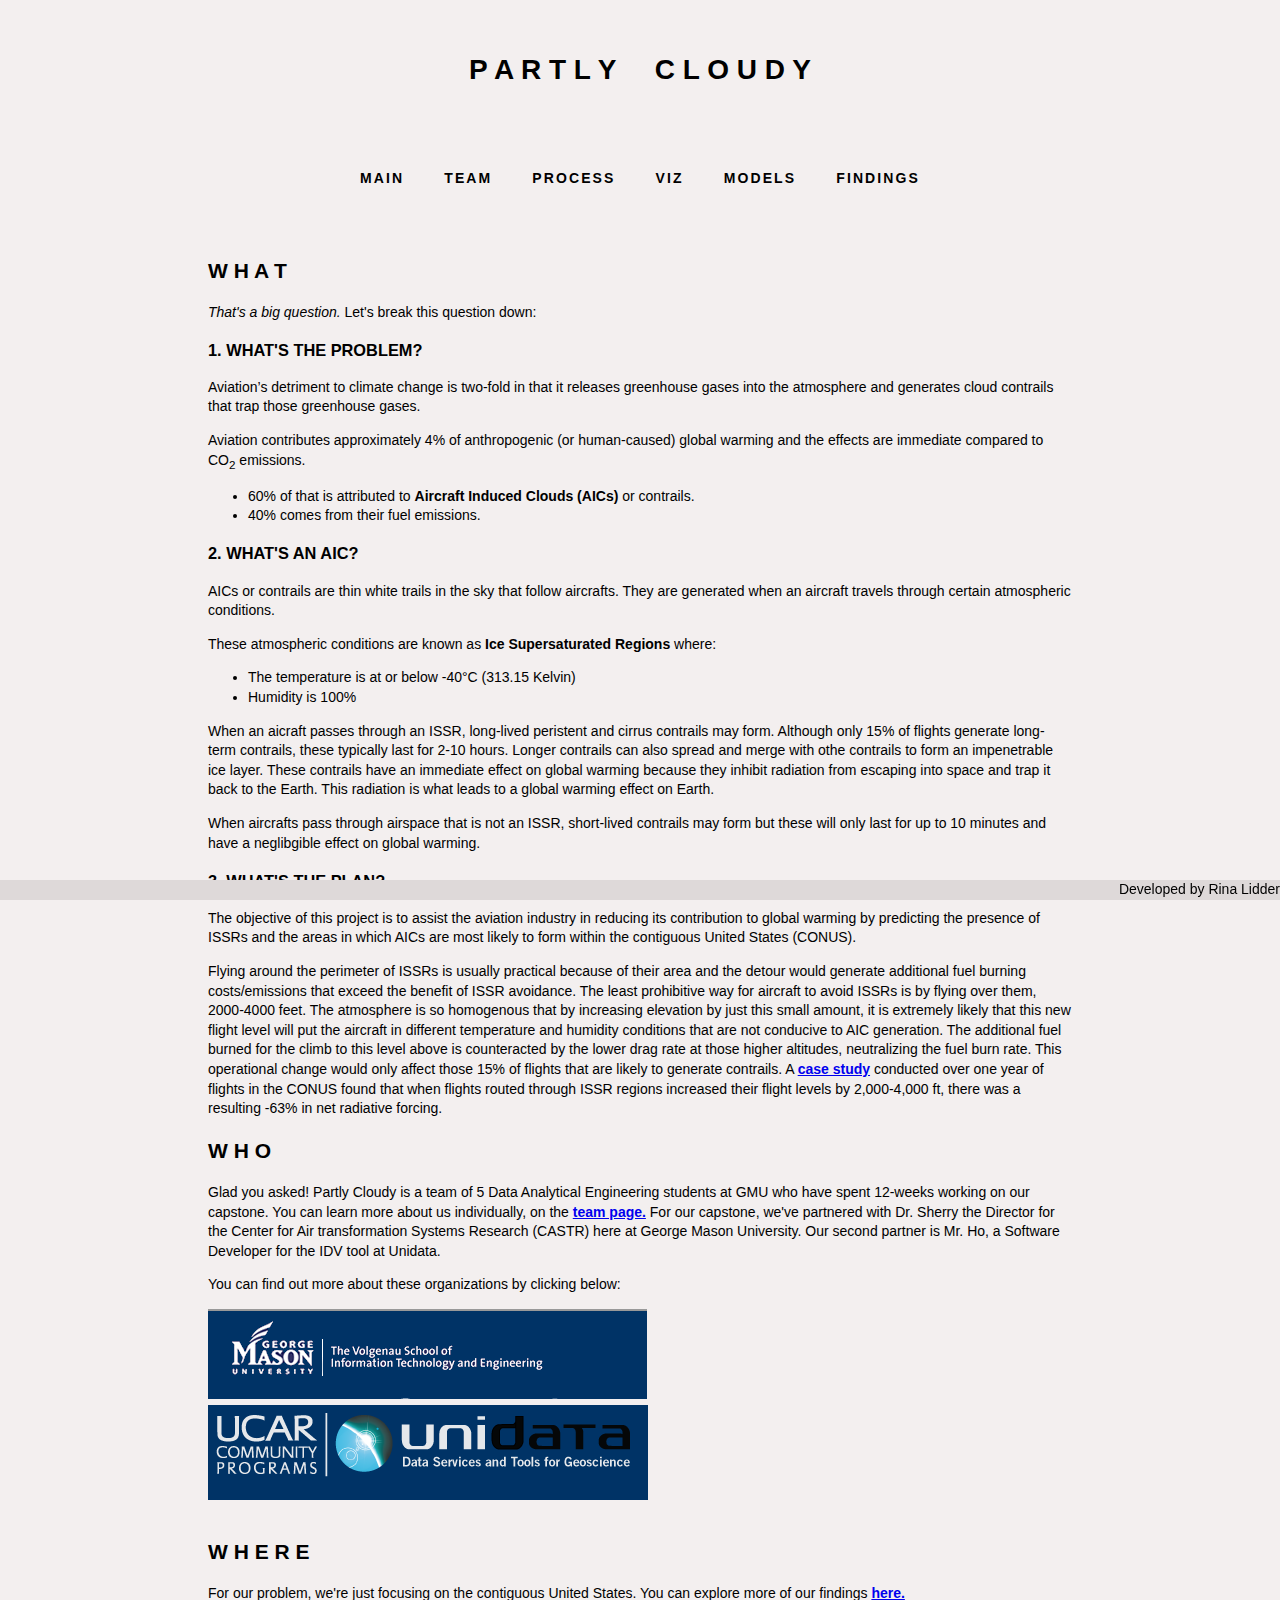
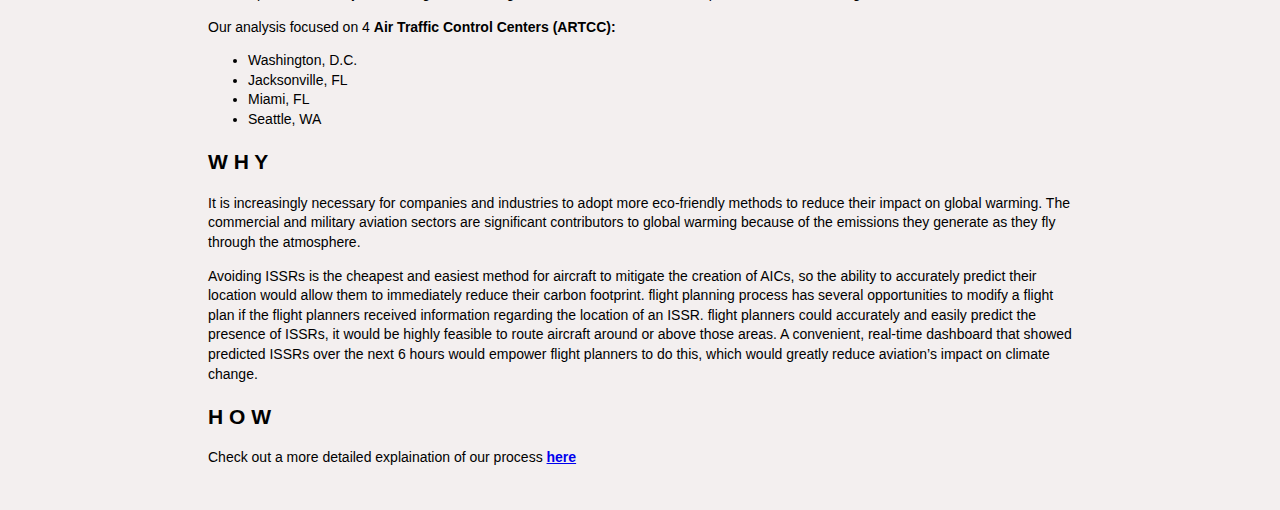
<file: index.html>
<!DOCTYPE html>
<html>
<head>
    <meta charset="utf-8" />
    <title>Partly Cloudy Project | DAEN690</title>
    <script type="text/javascript"
	    src="https://public.tableau.com/javascripts/api/tableau-2.min.js"></script>
    <script type="text/javascript"></script>
    <link rel="stylesheet" href="styles.css">
    <!--http://carlos-r-mendoza.github.io/how-to-add-a-browser-tab-icon-to-your-website-->
    <link rel="shortcut icon" href="images/2601_cloud.ico">
</head>

<body>
    <!--Navigation Section-->
    <div class="top">
    <h1>P A R T L Y &nbsp; &nbsp; C L O U D Y</h1>
    <ul>
        <li><a href="index.html">Main</a></li>
        <li><a href="team.html">Team</a></li>
        <li><a href="process.html">Process</a></li>
        <li><a href="visualization.html">Viz</a></li>
        <li><a href="modeling.html">Models</a></li>
        <li><a href="findings.html">Findings</a></li>
    </ul>
    </div>
    <br>
    <div class="text">
        <h2>W H A T</h2>
        <p> <em>That's a big question.</em> Let's break this question down:</p>
        <h3>1. WHAT'S THE PROBLEM?</h3>
        <p>Aviation’s detriment to climate change is two-fold in that it releases greenhouse gases into the atmosphere and generates cloud contrails that trap those greenhouse gases.</p>
        </p>Aviation contributes approximately 4% of anthropogenic (or human-caused) global warming and the effects are immediate compared to CO<sub>2</sub> emissions.
        <ul>
            <li>60% of that is attributed to <b>Aircraft Induced Clouds (AICs)</b> or contrails.</li>
            <li>40% comes from their fuel emissions.</li>
        </ul>    
        <h3>2. WHAT'S AN AIC?</h3>
        <p>AICs or contrails are thin white trails in the sky that follow aircrafts. They are generated when an aircraft travels through certain atmospheric conditions.</p>
        <p>These atmospheric conditions are known as <strong>Ice Supersaturated Regions</strong> where:
        <ul>
            <li>The temperature is at or below -40°C (313.15 Kelvin)</li>
            <li>Humidity is 100%</li>
        </ul>
        <p>When an aicraft passes through an ISSR, long-lived peristent and cirrus contrails may form. Although only 15% of flights generate long-term contrails, these
            typically last for 2-10 hours. 
            Longer contrails can also spread and merge with othe contrails to form an impenetrable ice layer. These contrails have an immediate effect
            on global warming because they inhibit radiation from escaping into space and trap it back to the Earth. This radiation is what leads to a global warming effect on Earth.
            
        <p>When aircrafts pass through airspace that is not an ISSR, short-lived contrails may form but these will only last for up to 10 minutes and have a neglibgible effect on global warming. </p>
        <h3>3. WHAT'S THE PLAN?</h3>
        <p>The objective of this project is to assist the aviation industry in reducing its contribution to global warming by predicting the presence 
            of ISSRs and the areas in which AICs are most likely to form within the contiguous United States (CONUS).</p>
        
        <P>Flying around the perimeter of ISSRs is usually practical because of their area and the detour would generate additional fuel burning costs/emissions that exceed the benefit of 
            ISSR avoidance. The least prohibitive way for aircraft to avoid ISSRs is by flying over them, 2000-4000 feet. The atmosphere is so homogenous that by increasing elevation by just this small amount, 
            it is extremely likely that this new flight level will put the aircraft in different temperature and humidity conditions that are not conducive to AIC generation. 
            The additional fuel burned for the climb to this level above is counteracted by the lower drag rate at those higher altitudes, neutralizing
            the fuel burn rate. 
            This operational change would only affect those 15% of flights that are likely to generate contrails. A <a href= "https://catsr.vse.gmu.edu/pubs/161Sherr.pdf"><strong>case study</a></strong> conducted over one year of flights in the CONUS found that when flights 
            routed through ISSR regions increased their flight levels by 2,000-4,000 ft, there was a resulting -63% in net radiative forcing.</P>

        <h2>W H O</h2>
        <p>Glad you asked! Partly Cloudy is a team of 5 Data Analytical Engineering students at GMU who have spent 12-weeks working on our
            capstone. You can learn more about us individually, on the <a href="team.html"><strong>team page.</strong></a>
            For our capstone, we've partnered with Dr. Sherry the Director for the Center for Air transformation Systems Research (CASTR)
            here at George Mason University. Our second partner is Mr. Ho, a Software Developer for the IDV tool at Unidata.
        </p>
        <p>You can find out more about these organizations by clicking below:</p>
        <a href="https://catsr.vse.gmu.edu/">
            <img src="images/castr_logo.png">
        </a>
        <!--https://imagecolorpicker.com/ for color https://www.thesitewizard.com/css/create-coloured-box.shtml-->
        <div id="demobox">
            <a href="https://www.unidata.ucar.edu/software/idv/">
                <img src="images/unidata.png">
            </a>
        </div>
        <br>
        <h2> W H E R E</h2>
        <P>For our problem, we're just focusing on the contiguous United States. You can explore more of our findings <a href="findings.html"><strong>here.</strong></a></P>
        <p>Our analysis focused on 4 <strong>Air Traffic Control Centers (ARTCC):</strong></p>
        <ul>
            <li>Washington, D.C.</li>
            <li>Jacksonville, FL</li>
            <li>Miami, FL</li>
            <li>Seattle, WA</li>
        </ul>
    <h2>W H Y</h2>
    <p>It is increasingly necessary for companies and industries to adopt more eco-friendly methods to reduce their impact on global warming. 
        The commercial and military aviation sectors are significant contributors to global warming because of the emissions they generate as they fly through the atmosphere. </p>

    <p>Avoiding ISSRs is the cheapest and easiest method for aircraft to mitigate the creation of AICs, so the ability to accurately predict their location would allow them to immediately reduce their carbon footprint. 
         flight planning process has several opportunities to modify a flight plan if the flight planners received information regarding the location of an ISSR.  
          flight planners could accurately and easily predict the presence of ISSRs, it would be highly feasible to route aircraft around or above those areas. 
          A convenient, real-time dashboard that showed predicted ISSRs over the next 6 hours would empower flight planners to do this, which would greatly reduce aviation’s impact on climate change. </p>
    <h2>H O W</h2>    
    <p>Check out a more detailed explaination of our process <a href="process.html"><strong>here</strong></a></p>
    <br>
    </div>
    <div class="footer">Developed by Rina Lidder</div>
</body>
</html>
</file>
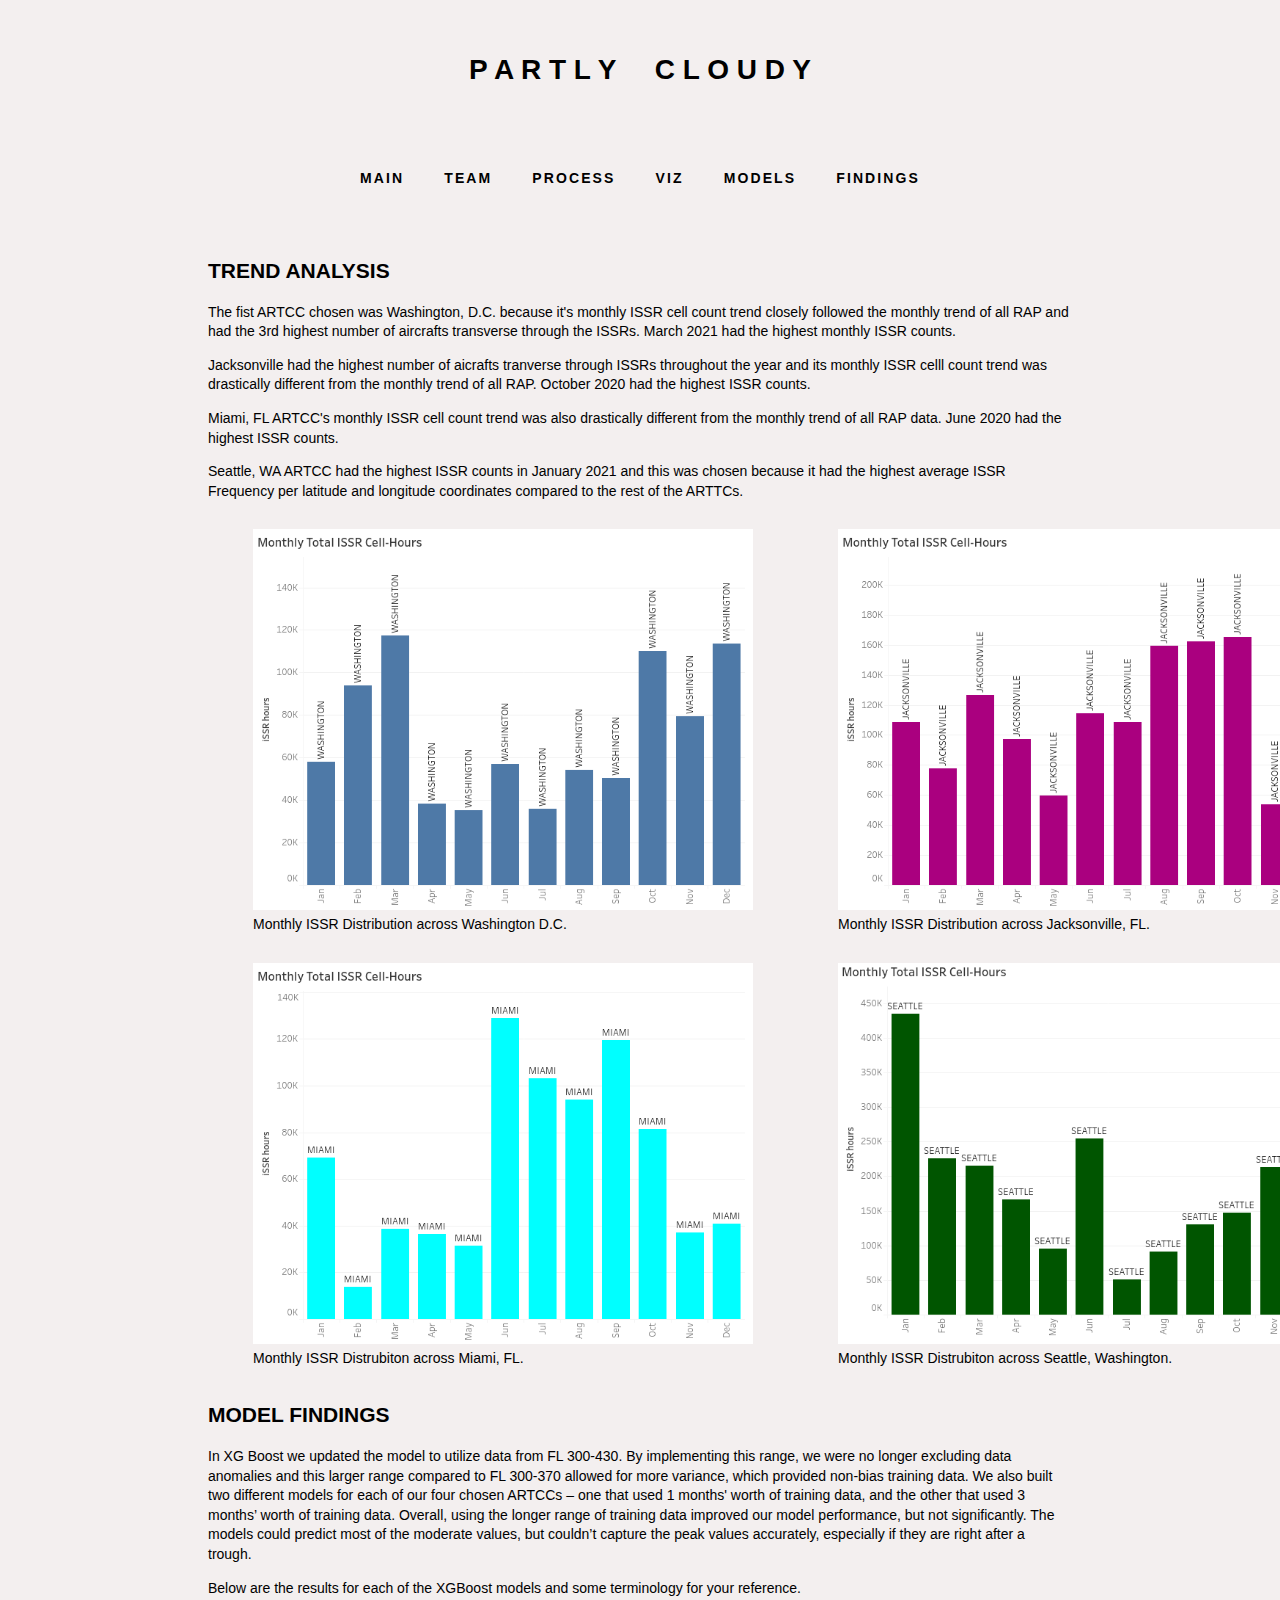
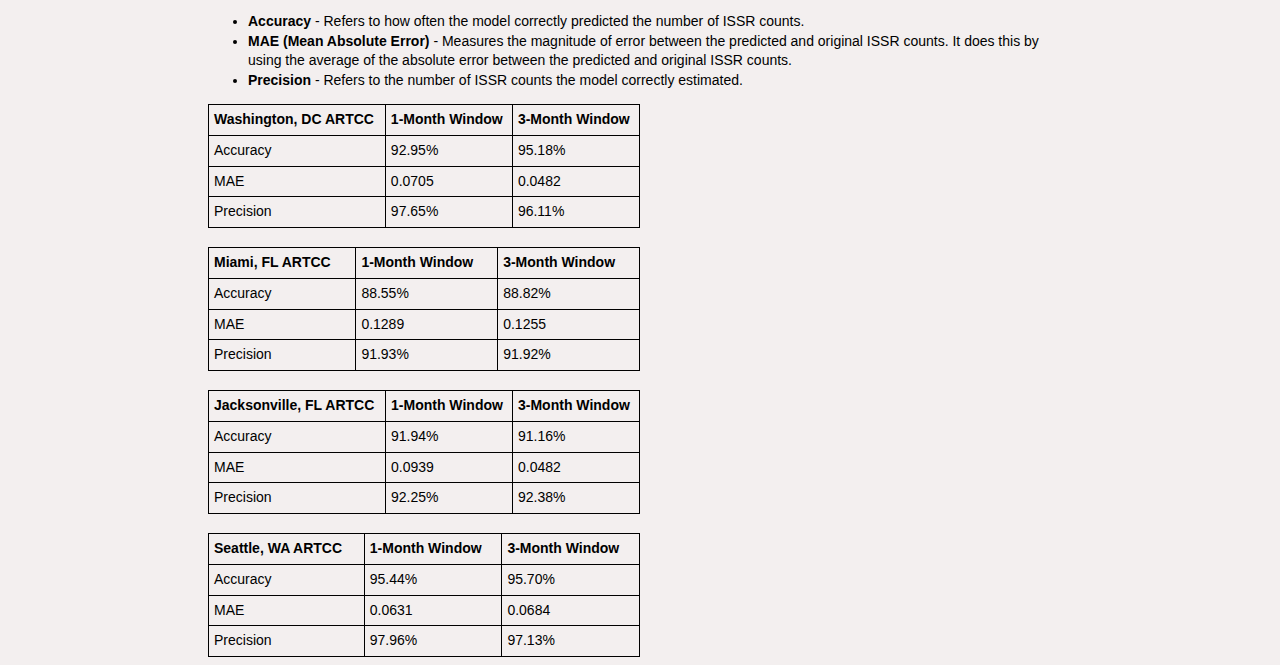
<file: findings.html>
<!DOCTYPE html>
<html>
<head>
    <meta charset="utf-8" />
    <title>Partly Cloudy Project | Findings</title>
    <script type="text/javascript"
	    src="https://public.tableau.com/javascripts/api/tableau-2.min.js"></script>
    <script type="text/javascript"></script>
    <link rel="stylesheet" href="styles.css">
    <!--http://carlos-r-mendoza.github.io/how-to-add-a-browser-tab-icon-to-your-website-->
    <link rel="shortcut icon" href="images/2601_cloud.ico">
</head>

<body>
    <!--Navigation Section-->
    <div class="top">
    <h1>P A R T L Y &nbsp; &nbsp; C L O U D Y</h1>
    <ul>
        <li><a href="index.html">Main</a></li>
        <li><a href="team.html">Team</a></li>
        <li><a href="process.html">Process</a></li>
        <li><a href="visualization.html">Viz</a></li>
        <li><a href="modeling.html">Models</a></li>
        <li><a href="findings.html">Findings</a></li>
    </ul>
    </div>
    <br>
    <div class ="text">
    <h2>TREND ANALYSIS</h2>
    <p>The fist ARTCC chosen was Washington, D.C. because it's monthly ISSR cell count trend closely followed the monthly trend
        of all RAP and had the 3rd highest number of aircrafts transverse through the ISSRs. March 2021 had the highest monthly ISSR counts.
    </p>
    <p>Jacksonville had the highest number of aicrafts tranverse through ISSRs throughout the year and its monthly ISSR celll count trend
        was drastically different from the monthly trend of all RAP. October 2020 had the highest ISSR counts.
    </p>
    <p>Miami, FL ARTCC's monthly ISSR cell count trend was also drastically different from the monthly trend of all RAP data. June 2020 had 
        the highest ISSR counts.
    </p>
    <p>Seattle, WA ARTCC had the highest ISSR counts in January 2021 and this was chosen because it had the highest average ISSR Frequency per latitude and longitude coordinates
        compared to the rest of the ARTTCs.</p>
    <div class="row1">
        <div class="column">
            <figure>
                <img src="images/DC_Monthly.png", width="500">
                <figcaption>Monthly ISSR Distribution across Washington D.C.</figcaption>
            </figure>
        </div>
        <div class="column">
            <figure>
                <img src="images/JCK_Monthly.png", width="500">
                <figcaption>Monthly ISSR Distribution across Jacksonville, FL.</figcaption>
            </figure>
        </div>
    </div>      
    <div class="row2"> 
        <div class="column">
            <figure>
                <img src="images/MIA_Monthly.png", width="500">
                <figcaption>Monthly ISSR Distrubiton across Miami, FL.</figcaption>
            </figure>
        </div>    
        <div class="column">
            <figure>
                <img src="images/SEA_Monthly.png", width="500">
                <figcaption>Monthly ISSR Distrubiton across Seattle, Washington.</figcaption>
            </figure>
        </div> 
    </div>
</div>
    <div class ="text">
    <h2>MODEL FINDINGS</h2>
    <p>In XG Boost we updated the model to utilize data from FL 300-430. By implementing this range, we were no longer excluding data anomalies and this larger range compared to FL 300-370 allowed for more variance, which provided non-bias training data. We also built two different models for each of our four chosen ARTCCs – one that used 1 months' worth of training data, and the other that used 3 months’ worth of training data. Overall, using the longer range of training data improved our model performance, but not significantly. The models could predict most of the moderate values, but couldn’t capture the peak values accurately, especially if they are right after a trough. </p>
    <p>Below are the results for each of the XGBoost models and some terminology for your reference.</p>
    <ul>
        <li><strong>Accuracy</strong> - Refers to how often the model correctly predicted the number of ISSR counts.</li>
        <li><strong>MAE (Mean Absolute Error)</strong> - Measures the magnitude of error between the predicted and original ISSR counts. It does this by using the average of the absolute error between the predicted and original ISSR counts.</li>
        <li><strong>Precision</strong> - Refers to the number of ISSR counts the model correctly estimated.</li>
    </ul>
    <style>
        table, th, td {
          border: 1px solid black;
          border-collapse: collapse;
        }
        th, td {
          padding: 5px;
          text-align: left;    
        }
        </style>
        </head>
        <body>
    <table style="width:50%">
        <tr>
            <th>Washington, DC ARTCC</th>
            <th>1-Month Window</th>
            <th>3-Month Window </th>
          </tr>
          <tr>
            <td>Accuracy</td>
            <td>92.95%</td>
            <td>95.18%</td>
          </tr>
          <tr>
              <td>MAE</td>
            <td>0.0705</td>
            <td>0.0482</td>
          <tr>
              <td>Precision</td>
            <td>97.65%</td>
            <td>96.11%</td>
      </table>
      <br>
      <table style="width:50%">
        <tr>
          <th>Miami, FL ARTCC</th>
          <th>1-Month Window</th>
          <th>3-Month Window </th>
        </tr>
        <tr>
          <td>Accuracy</td>
          <td>88.55%</td>
          <td>88.82%</td>
        </tr>
        <tr>
            <td>MAE</td>
          <td>0.1289</td>
          <td>0.1255</td>
        <tr>
            <td>Precision</td>
          <td>91.93%</td>
          <td>91.92%</td>
      </table>
      <br>
      <table style="width:50%">
        <tr>
          <th>Jacksonville, FL ARTCC</th>
          <th>1-Month Window</th>
          <th>3-Month Window </th>
        </tr>
        <tr>
          <td>Accuracy</td>
          <td>91.94%</td>
          <td>91.16%</td>
        </tr>
        <tr>
            <td>MAE</td>
          <td>0.0939</td>
          <td>0.0482</td>
        <tr>
            <td>Precision</td>
          <td>92.25%</td>
          <td>92.38%</td>
      </table>
      <br>
      <table style="width:50%">
        <tr>
          <th>Seattle, WA ARTCC</th>
          <th>1-Month Window</th>
          <th>3-Month Window </th>
        </tr>
        <tr>
          <td>Accuracy</td>
          <td>95.44%</td>
          <td>95.70%</td>
        </tr>
        <tr>
            <td>MAE</td>
          <td>0.0631</td>
          <td>0.0684</td>
        <tr>
            <td>Precision</td>
          <td>97.96%</td>
          <td>97.13%</td>
      </table>
    </div>
</file>
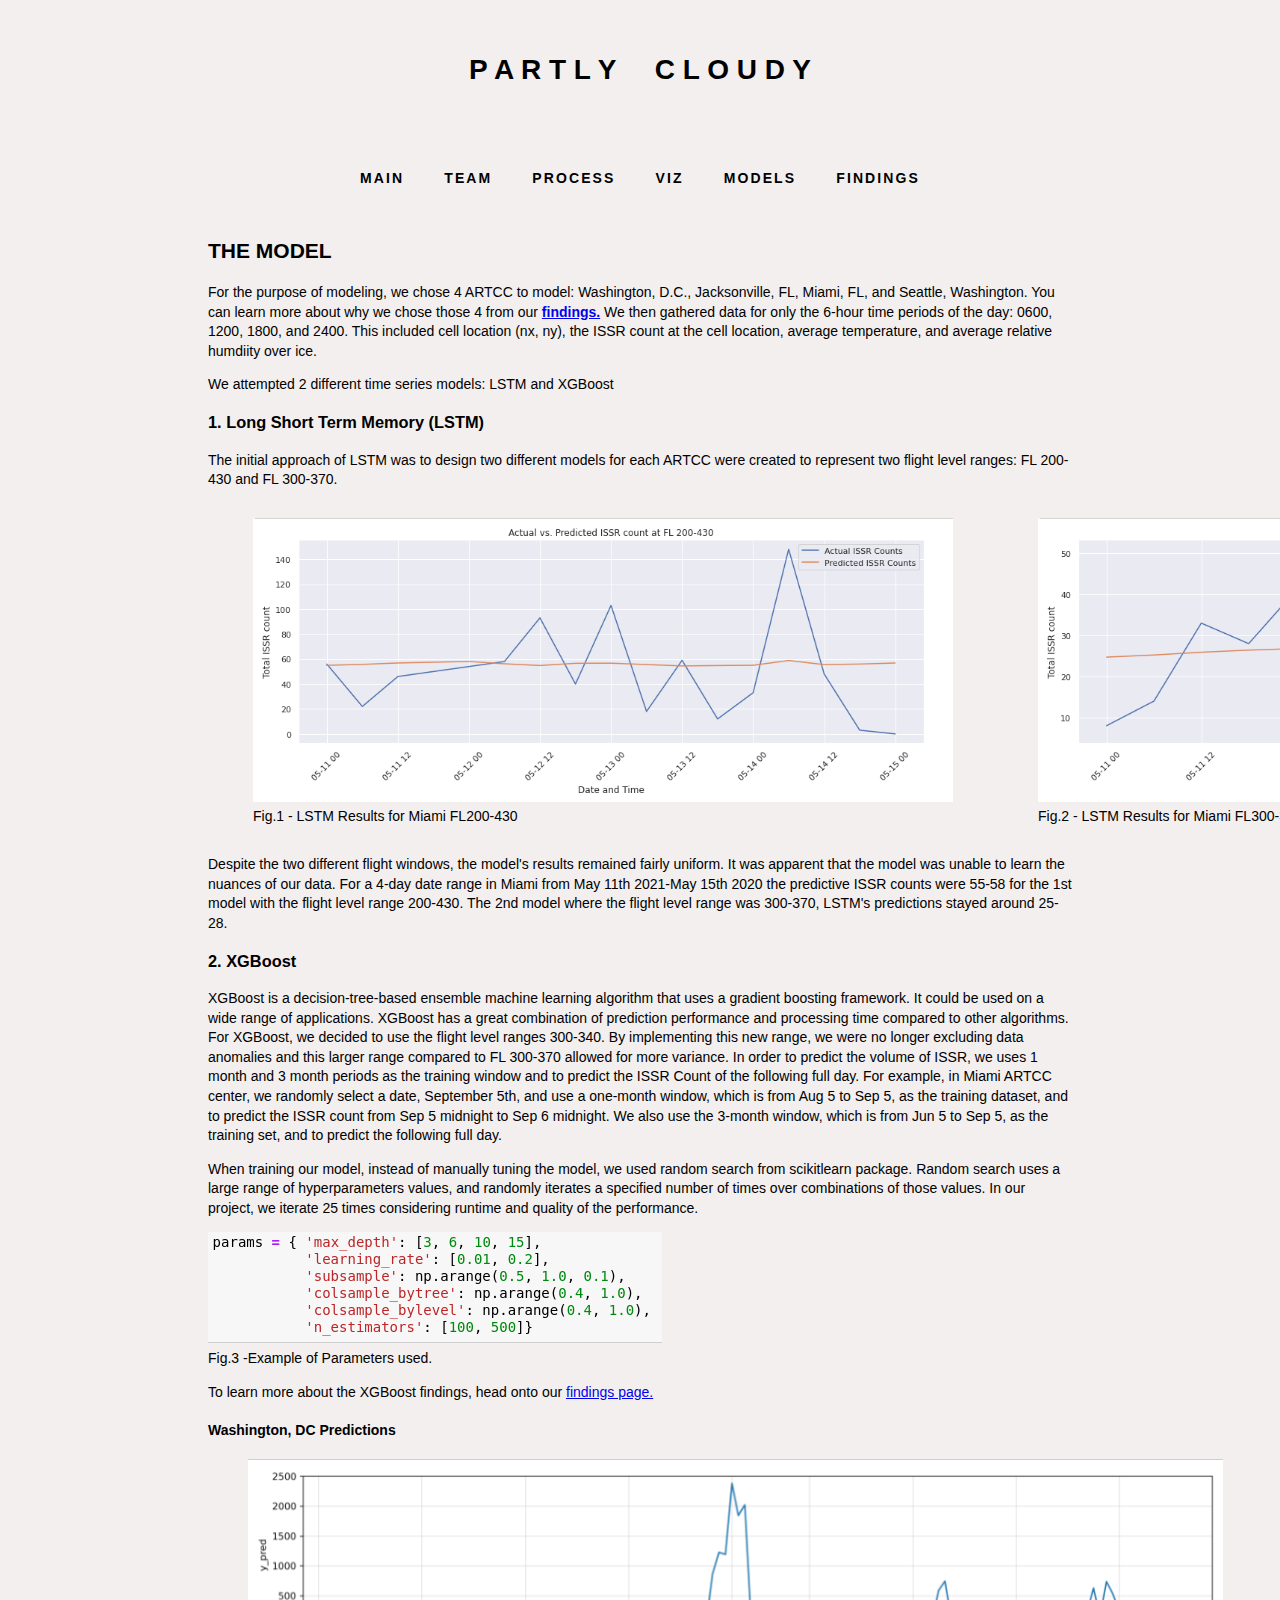
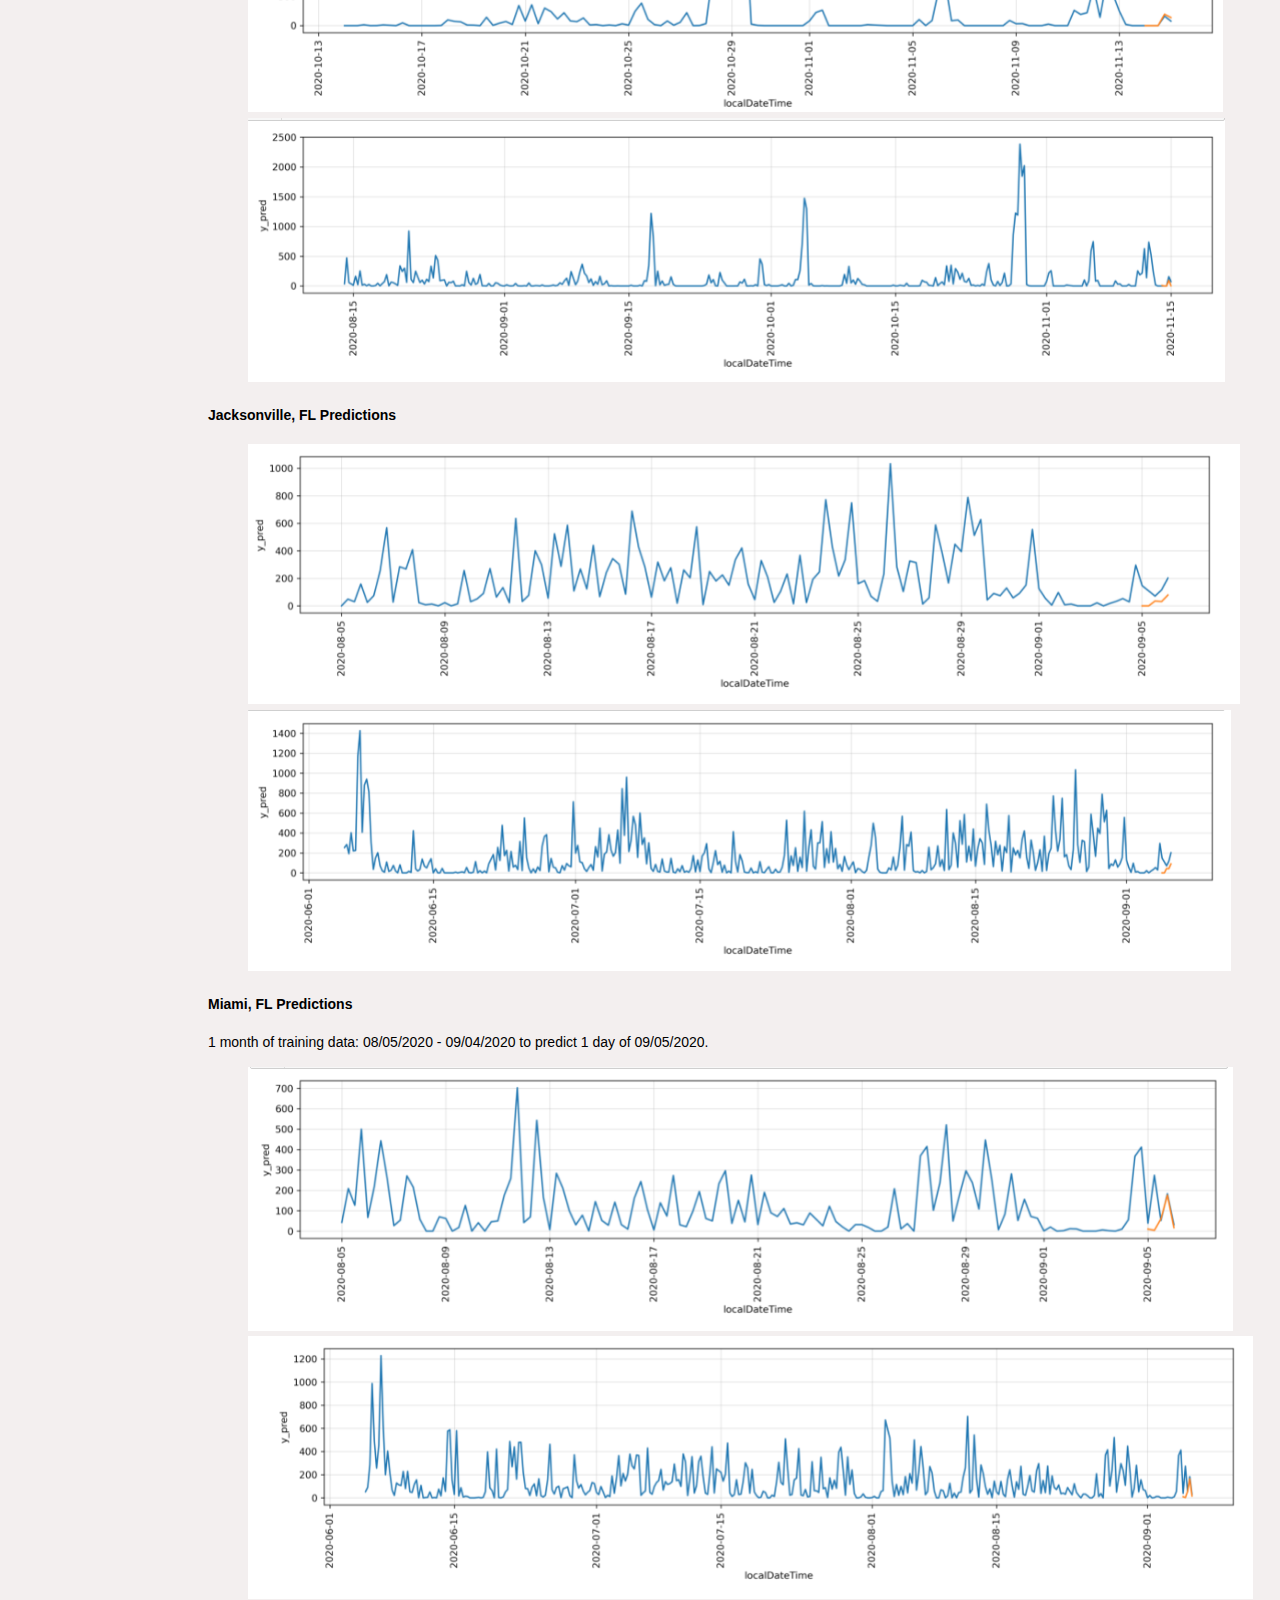
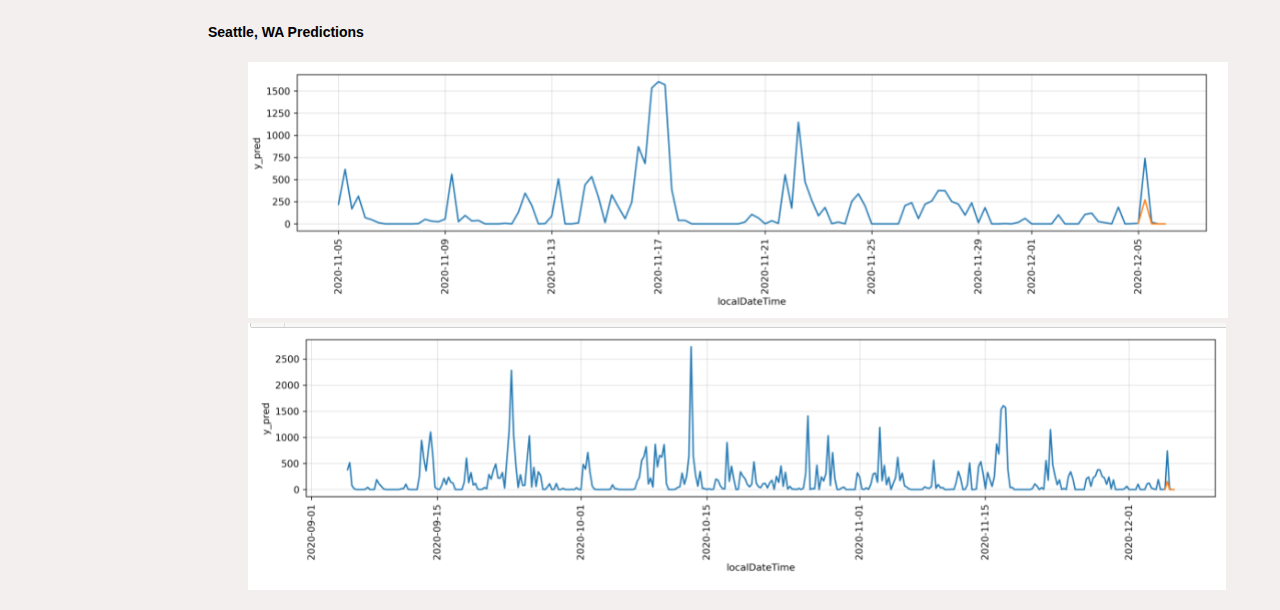
<file: modeling.html>
<!DOCTYPE html>
<html>
<head>
    <meta charset="utf-8" />
    <title>Partly Cloudy Project | Process</title>
    <link rel="stylesheet" href="styles.css">
    <link rel="shortcut icon" href="images/2601_cloud.ico">
</head>
<body>
    <div class="top">
    <h1>P A R T L Y &nbsp; &nbsp; C L O U D Y</h1>
    <ul>
        <li><a href="index.html">Main</a></li>
        <li><a href="team.html">Team</a></li>
        <li><a href="process.html">Process</a></li>
        <li><a href="visualization.html">Viz</a></li>
        <li><a href="modeling.html">Models</a></li>
        <li><a href="findings.html">Findings</a></li>
    </ul>
    </div>
<div class ='modeling'>
    <h2>THE MODEL</h2>
    <p>For the purpose of modeling, we chose 4 ARTCC to model: Washington, D.C., Jacksonville, FL, Miami, FL, and Seattle, Washington.
        You can learn more about why we chose those 4 from our <a href="findings.html"><strong>findings.</strong></a>    
    We then gathered data for only the 6-hour time periods of the day: 0600, 1200, 1800, and 2400. This included cell location (nx, ny),
    the ISSR count at the cell location, average temperature, and average relative humdiity over ice. </p>
    <p>We attempted 2 different time series models: LSTM and XGBoost</p>
    <h3>1. Long Short Term Memory (LSTM)</h3>
    <p>The initial approach of LSTM was to design two different models for each ARTCC were created to represent two flight level ranges:
        FL 200-430 and FL 300-370.</p>

    <div class="row1">
        <div class="column">
        <figure>
                    <img src="images/lstm_results_200430.png", width="700">
                    <figcaption>Fig.1 - LSTM Results for Miami FL200-430</figcaption>
                </figure>
            </div>
            <div class="column">
                <figure>
                    <img src="images/lstm_results_300370.png", width="700">
                    <figcaption>Fig.2 - LSTM Results for Miami FL300-370</figcaption>
                </figure>
            </div>
        </div>        
    <p>Despite the two different flight windows, the model's results remained fairly uniform. It was apparent that the model was unable to
        learn the nuances of our data. For a 4-day date range in Miami from May 11th 2021-May 15th 2020 the predictive ISSR counts were 55-58
        for the 1st model with the flight level range 200-430.
        The 2nd model where the flight level range was 300-370, LSTM's predictions stayed around 25-28.
    </p>
    <h3>2. XGBoost</h3>
    <p> XGBoost is a decision-tree-based ensemble machine learning algorithm that uses a gradient boosting framework. It could be used on a wide range of applications. XGBoost has a great combination of prediction performance and processing time compared to other algorithms.
    
    For XGBoost, we decided to use the flight level ranges 300-340. By implementing this new range, we were no longer excluding data anomalies and this larger range compared to FL 300-370 allowed for more variance.
    In order to predict the volume of ISSR, we uses 1 month and 3 month periods as the training window and to predict the ISSR Count of the following full day. For example, in Miami ARTCC center, we randomly select a date, September 5th, and use a one-month window, which is from Aug 5 to Sep 5, as the training dataset, and to predict the ISSR count from Sep 5 midnight to Sep 6 midnight. We also use the 3-month window, which is from Jun 5 to Sep 5, as the training set, and to predict the following full day.​</p>

    <p>When training our model, instead of manually tuning the model, we used random search from scikitlearn package. Random search uses a large range of hyperparameters values, and randomly iterates a specified number of times over combinations of those values. In our project, we iterate 25 times considering runtime and quality of the performance. 
    </p>
    <img src="images/xgboost_param.png">
    <figcaption>Fig.3 -Example of Parameters used.</figcaption>

    <p>To learn more about the XGBoost findings, head onto our <a href="findings.html">findings page.</a>
    <h4>Washington, DC Predictions</h4>
    <figure>
        <img src="images/dc_1month_plot.png">
        <img src ="images/dc_3month_plot.png">
    </figure>
    <h4>Jacksonville, FL Predictions</h4>
    <figure>
        <img src="images/jacksonville_1month_plot.png">
        <img src="images/jacksonville_3month_plot.png">
    </figure>
    <h4>Miami, FL Predictions</h4>
    <p>1 month of training data: 08/05/2020 - 09/04/2020 to predict 1 day of 09/05/2020.</p>
    <figure>
        <img src="images/miami_1month_plot.png">
        <img src="images/miami_3month_plot.png">
    </figure>
    <h4>Seattle, WA Predictions</h4>
    <p></p>
    <figure>
        <img src="images/seattle_1month_plot.png">
        <img src="images/seattle_3month_plot.png">
    </figure>
</div>
</file>
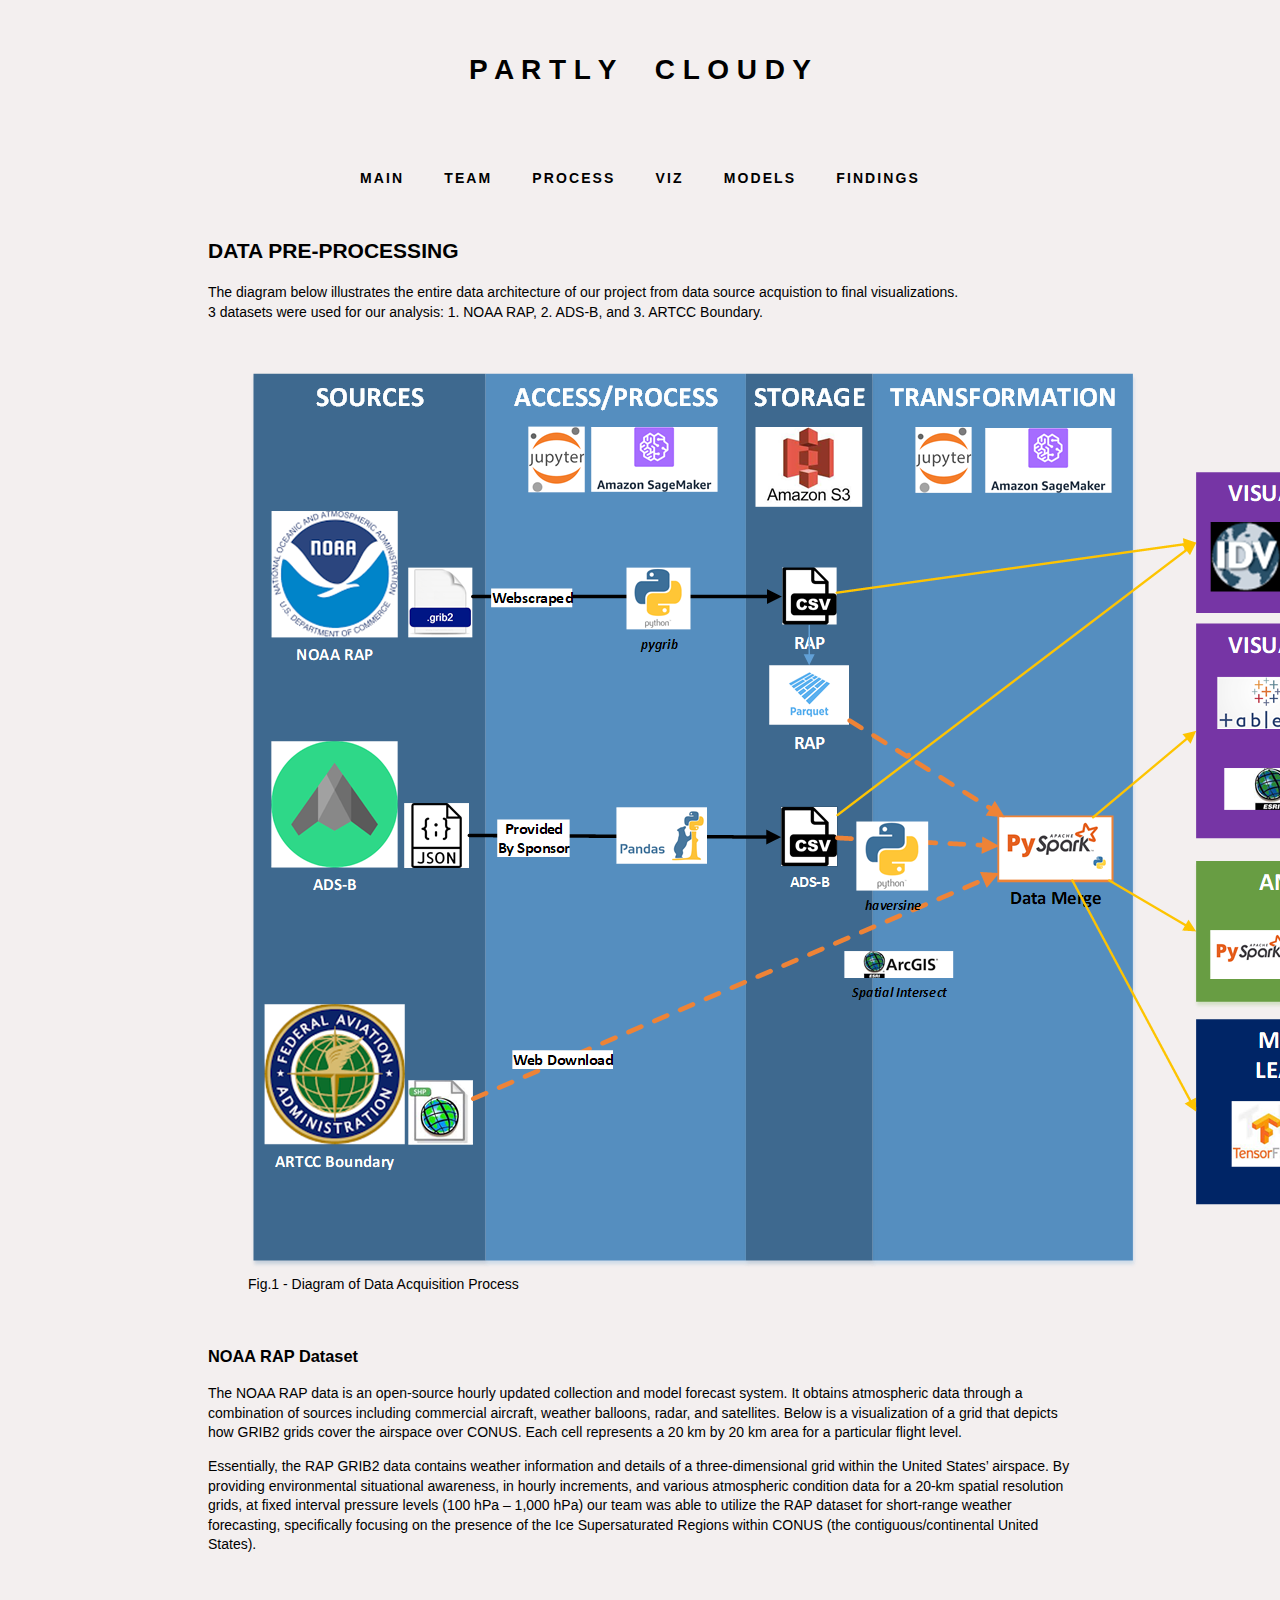
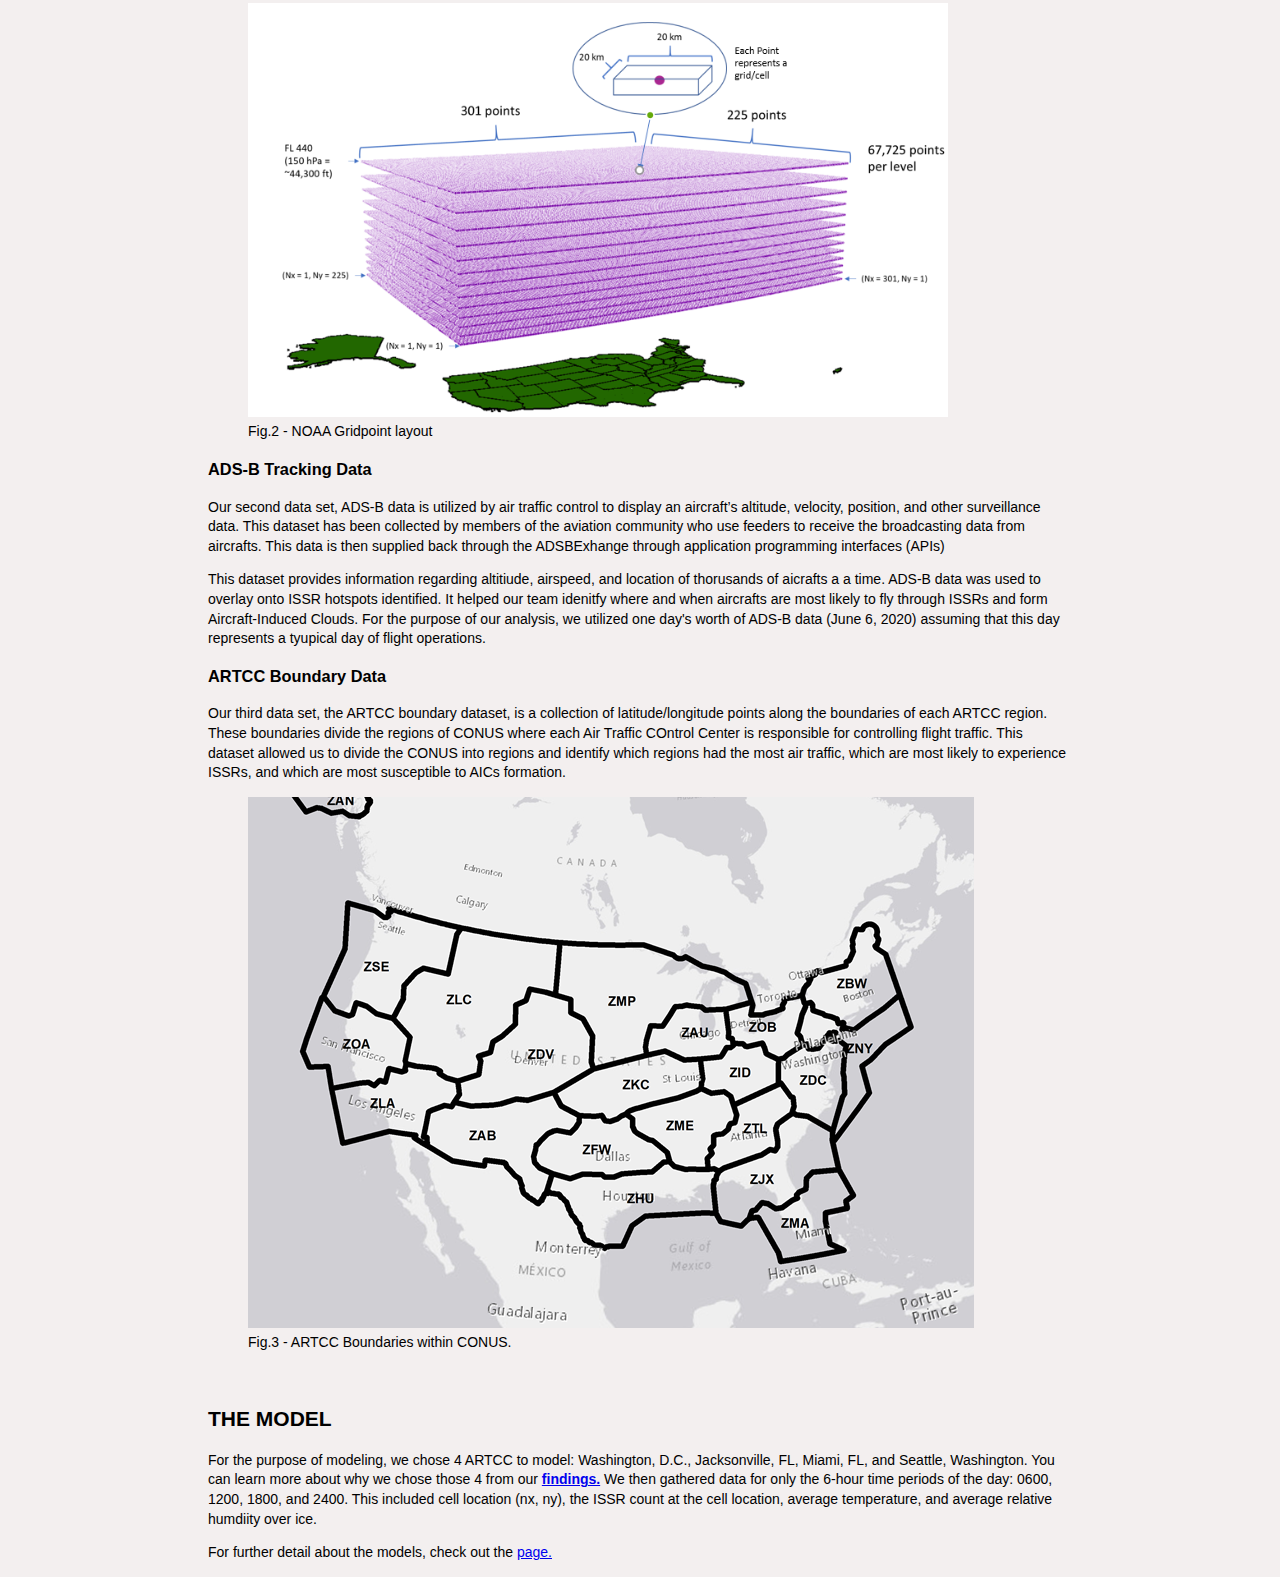
<file: process.html>
<!DOCTYPE html>
<html>
<head>
    <meta charset="utf-8" />
    <title>Partly Cloudy Project | Process</title>
    <link rel="stylesheet" href="styles.css">
    <link rel="shortcut icon" href="images/2601_cloud.ico">
</head>
<body>
    <div class="top">
    <h1>P A R T L Y &nbsp; &nbsp; C L O U D Y</h1>
    <ul>
        <li><a href="index.html">Main</a></li>
        <li><a href="team.html">Team</a></li>
        <li><a href="process.html">Process</a></li>
        <li><a href="visualization.html">Viz</a></li>
        <li><a href="modeling.html">Models</a></li>
        <li><a href="findings.html">Findings</a></li>
    </ul>
    </div>

    <div class="data-overview">
    <h2>DATA PRE-PROCESSING</h2>
    <p> The diagram below illustrates the entire data architecture of our project from data source acquistion to final visualizations. 
        <br>3 datasets were used for our analysis: 1. NOAA RAP, 2. ADS-B, and 3. ARTCC Boundary.
    </p>
    <br>
    <figure>
        <img src="images/chris_data_process.png" alt="Diagram of Data Acquisition Process"> 
        <figcaption>Fig.1 - Diagram of Data Acquisition Process</figcaption>   
    </figure>
    </div>
    <br>

    <div class= "text">
        <h3>NOAA RAP Dataset</h3>
        <p>The NOAA RAP data is an open-source hourly updated collection and model forecast system. 
            It obtains atmospheric data through a combination of sources including commercial aircraft, weather balloons, radar, and satellites.

            Below is a visualization of a grid that depicts how GRIB2 grids cover the airspace over CONUS. Each cell represents a 20 km by 20 km area for a particular flight level. </p>
        <p>Essentially, the RAP GRIB2 data contains weather information and details of a three-dimensional grid within the United States’ airspace. By providing environmental situational awareness, 
            in hourly increments, and various atmospheric condition data for a 20-km spatial resolution grids, at fixed interval pressure levels (100 hPa – 1,000 hPa) our team was able to utilize 
            the RAP dataset for short-range weather forecasting, specifically focusing on the presence of the Ice Supersaturated Regions within CONUS (the contiguous/continental United States). </p>
            <br>
            <figure>
                <img src="images/NOAA Gridpoint layout.png" alt="NOAA Gridpoint", width="700">
                <figcaption>Fig.2 - NOAA Gridpoint layout</figcaption>
            </figure>   
        <h3>ADS-B Tracking Data</h3>     
        <p>Our second data set, ADS-B data is utilized by air traffic control to display an aircraft’s altitude, velocity, position, and other surveillance data. 
            This dataset has been collected by members of the aviation community who use feeders to receive the broadcasting data from aircrafts. This data is then supplied back 
            through the ADSBExhange through application programming interfaces (APIs)</p>
        <p>This dataset provides information regarding altitiude, airspeed, and location of thorusands of aicrafts a a time. ADS-B data was used to overlay onto ISSR hotspots
            identified. It helped our team idenitfy where and when aircrafts are most likely to fly through ISSRs and form Aircraft-Induced Clouds. For the purpose of our analysis,
            we utilized one day's worth of ADS-B data (June 6, 2020) assuming that this day represents a tyupical day of flight operations.
        </p>
        
        <h3>ARTCC Boundary Data</h3>    
        <p>Our third data set, the ARTCC boundary dataset, is a collection of latitude/longitude points along the boundaries of each ARTCC region. 
            These boundaries divide the regions of CONUS where each Air Traffic COntrol Center is responsible for controlling flight traffic.
            This dataset allowed us to divide the CONUS into regions and identify which regions had the most air traffic, which are most likely to experience ISSRs, and which
            are most susceptible to AICs formation. </p>
        <figure>
            <img src="images/ARTCC boundaries.png">
            <figcaption>Fig.3 - ARTCC Boundaries within CONUS.</figcaption>
        </figure>
    </div>
    <br>
    <div class ='modeling'>
        <h2>THE MODEL</h2>
        <p>For the purpose of modeling, we chose 4 ARTCC to model: Washington, D.C., Jacksonville, FL, Miami, FL, and Seattle, Washington.
            You can learn more about why we chose those 4 from our <a href="findings.html"><strong>findings.</strong></a>    
        We then gathered data for only the 6-hour time periods of the day: 0600, 1200, 1800, and 2400. This included cell location (nx, ny),
        the ISSR count at the cell location, average temperature, and average relative humdiity over ice. </p>
        <p>For further detail about the models, check out the <a href="modeling.html">page.</a></p>
    </div>
</file>
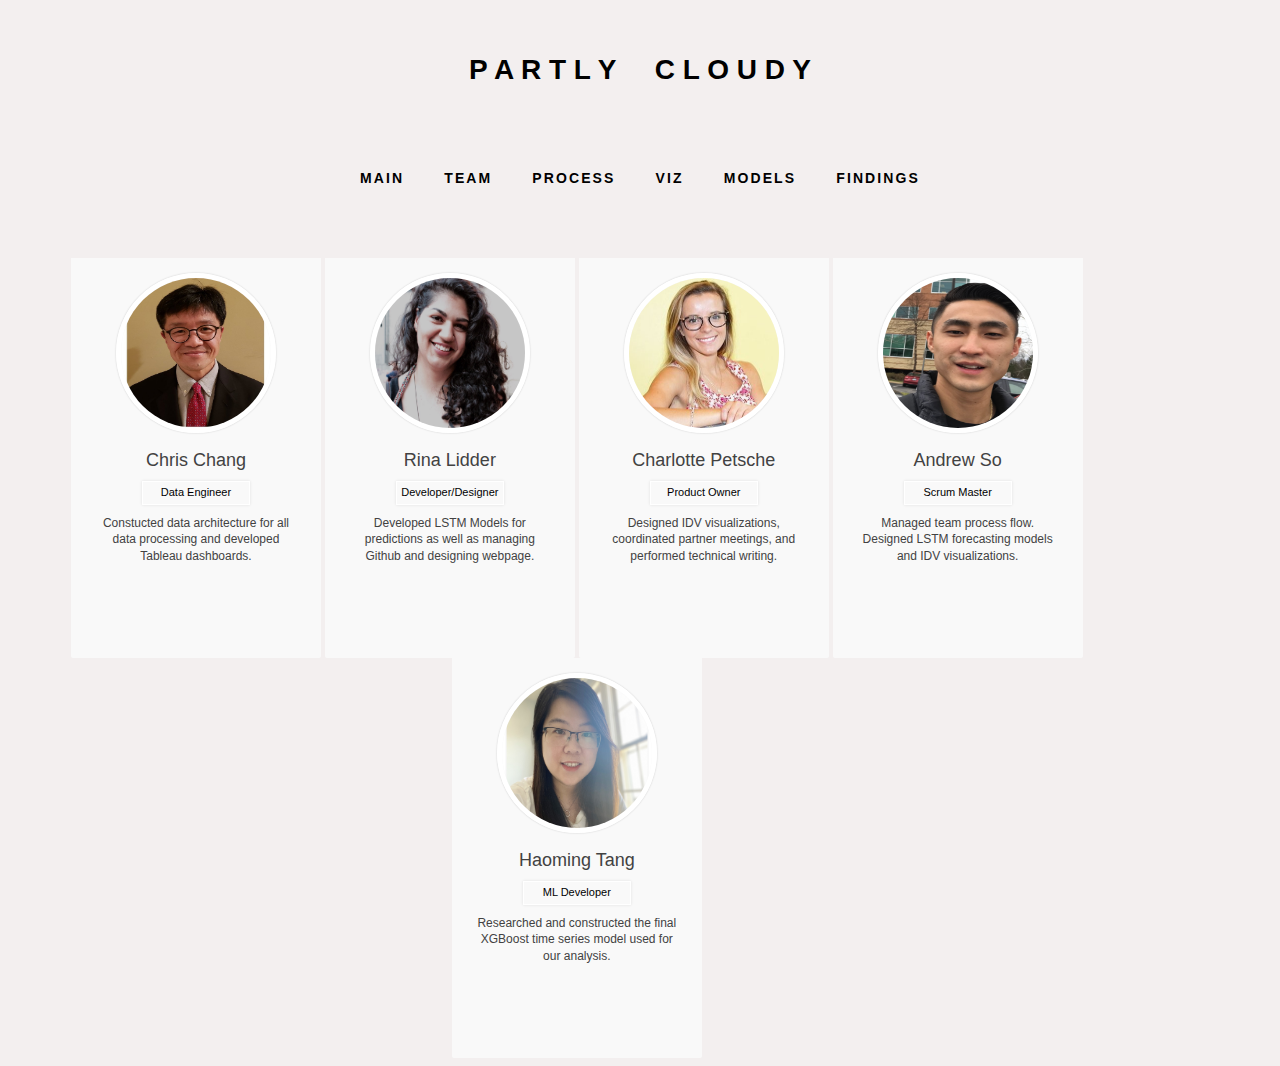
<file: team.html>
<!DOCTYPE html>
<html>
<head>
    <meta charset="utf-8" />
    <title>Partly Cloudy Project | Team</title>
    <link rel="stylesheet" href="styles.css">
    <link rel="shortcut icon" href="images/2601_cloud.ico">
</head>
<body>
    <div class="top">
    <h1>P A R T L Y &nbsp; &nbsp; C L O U D Y</h1>
    <ul>
        <li><a href="index.html">Main</a></li>
        <li><a href="team.html">Team</a></li>
        <li><a href="process.html">Process</a></li>
        <li><a href="visualization.html">Viz</a></li>
        <li><a href="modeling.html">Models</a></li>
        <li><a href="findings.html">Findings</a></li>
    </div>
<br>    
<br>
<div id="member-container">
  <div class="member">
    <img src="images/CC2.jpg">
    <h2>Chris Chang</h2>
    <p class="who">Data Engineer</p>
    <p class="member-text">Constucted data architecture for all data processing and developed Tableau dashboards.</p>
    </div>	
<div class="member">
    <img src="images/RL2.jpg">
    <h2>Rina Lidder</h2>
    <p class="who">Developer/Designer</p>
    <p class="member-text">Developed LSTM Models for predictions as well as managing Github and designing webpage.</p>
    </div>	
<div class="member">
    <img src="images/CP2.jpg">
    <h2>Charlotte Petsche</h2>
    <p class="who">Product Owner</p>
    <p class="member-text">Designed IDV visualizations, coordinated partner meetings, and performed technical writing.</p>
    </div>	
        
<div class="member">
     <img src="images/AS2.png">
    <h2>Andrew So</h2>
    <p class="who">Scrum Master</p>
    <p class="member-text">Managed team process flow. Designed LSTM forecasting models and IDV visualizations.</p>
    </div>
        
<div class="member">
    <img src="images/ht2.png">
    <h2>Haoming Tang</h2>
     <p class="who">ML Developer</p>
    <p class="member-text">Researched and constructed the final XGBoost time series model used for our analysis.</p>
    </div>
</div>
</body>
</file>
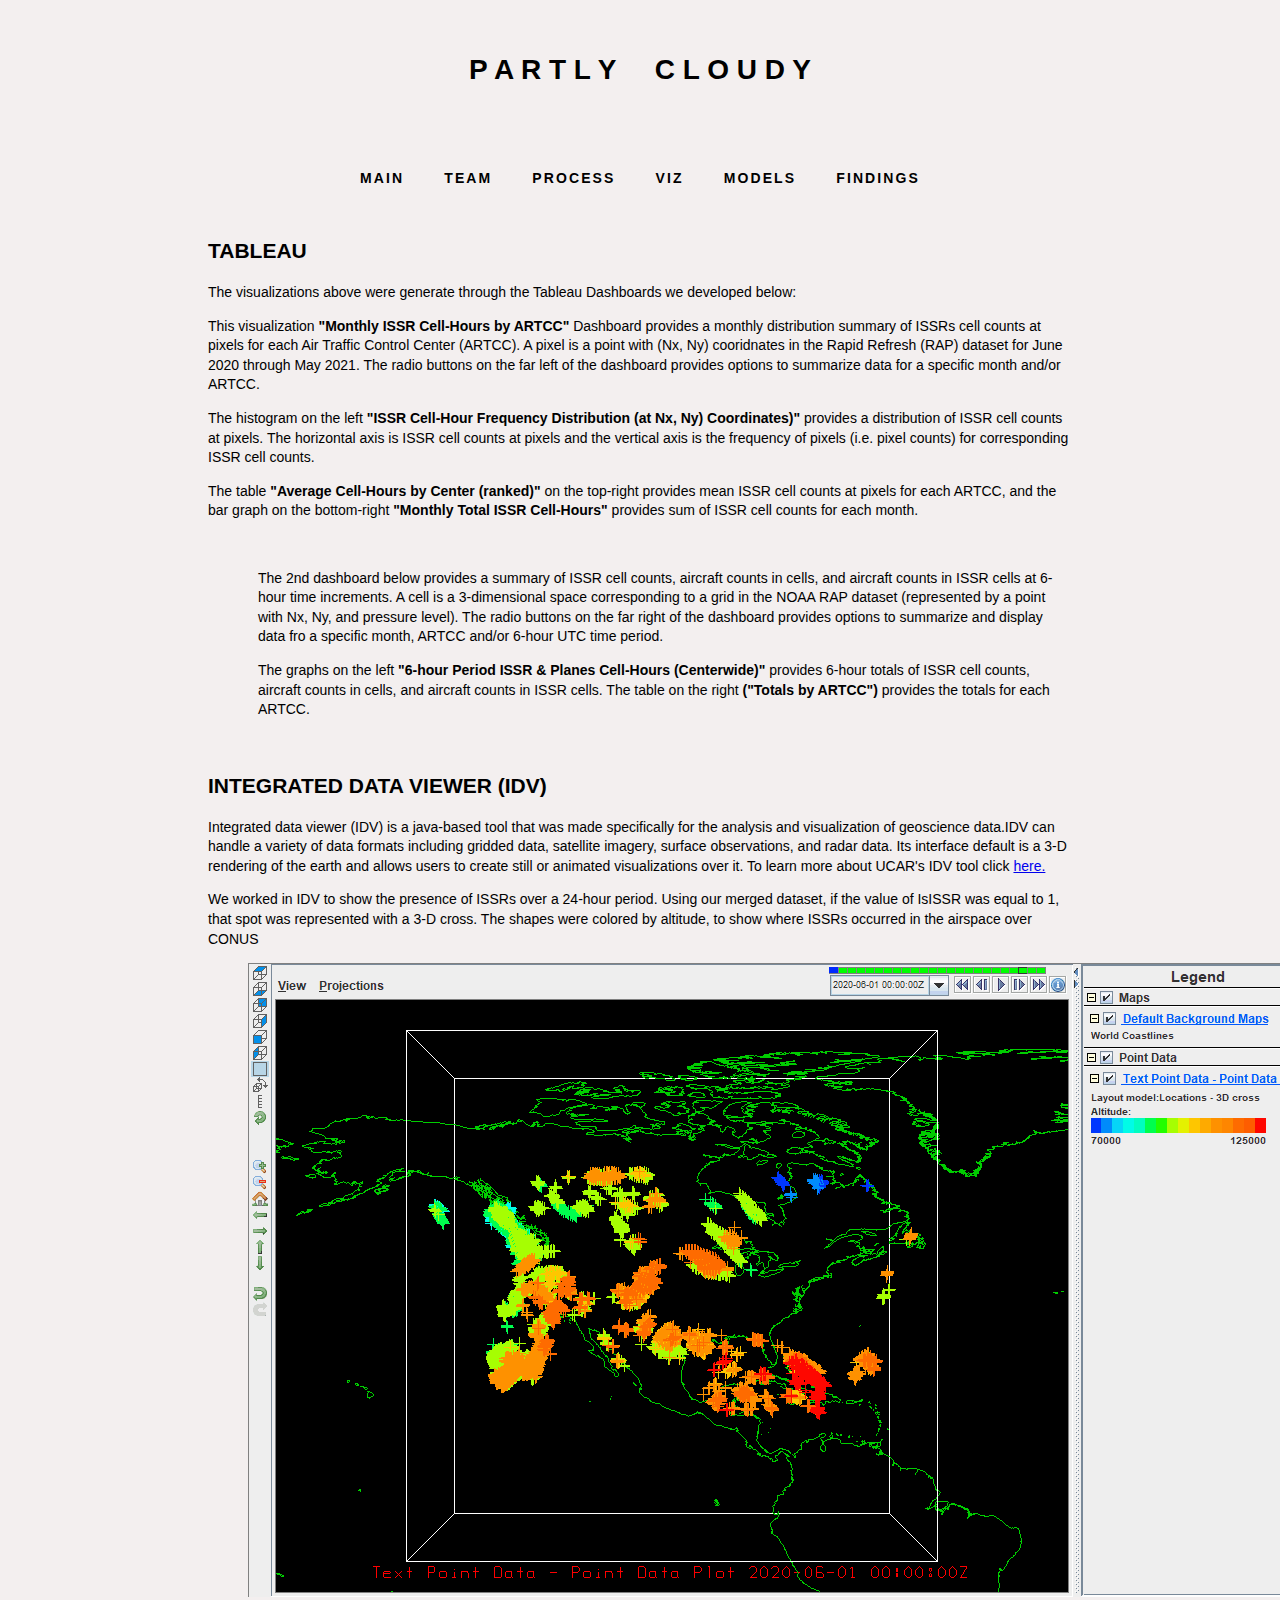
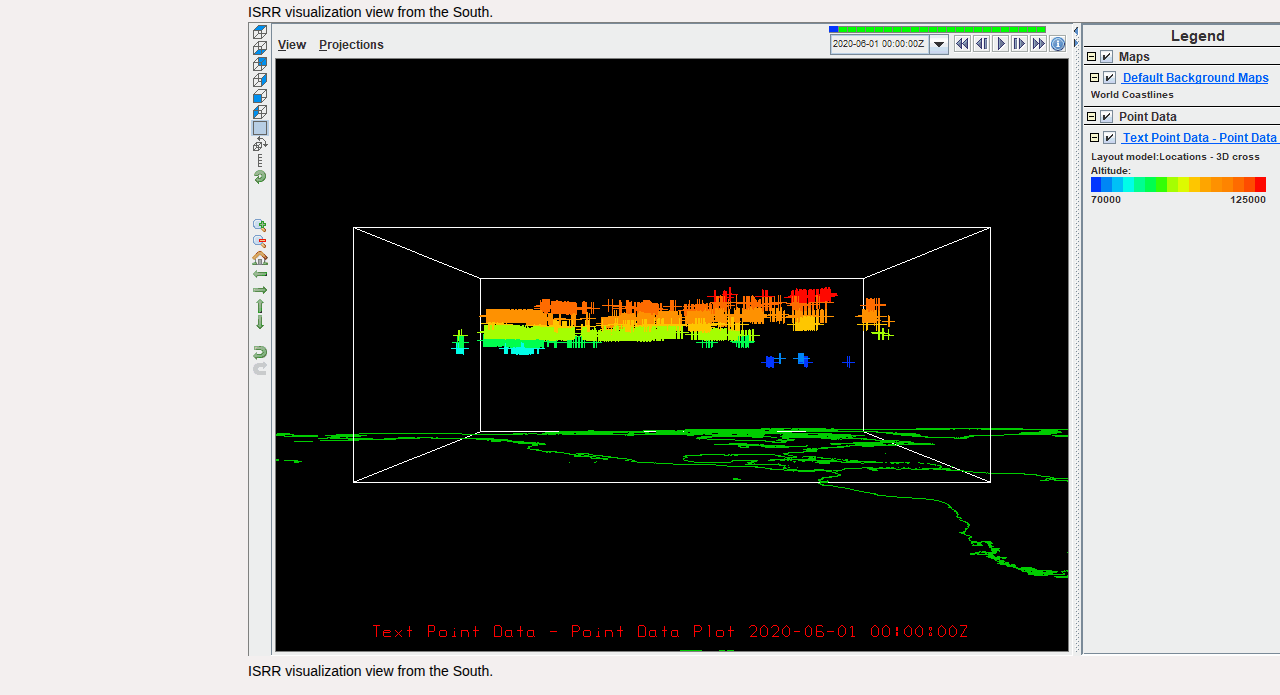
<file: visualization.html>
<!DOCTYPE html>
<html>
<head>
    <meta charset="utf-8" />
    <title>Partly Cloudy Project | DAEN690</title>
    <script type="text/javascript"
	    src="https://public.tableau.com/javascripts/api/tableau-2.min.js"></script>
    <script type="text/javascript"></script>
    <link rel="stylesheet" href="styles.css">
    <!--http://carlos-r-mendoza.github.io/how-to-add-a-browser-tab-icon-to-your-website-->
    <link rel="shortcut icon" href="images/2601_cloud.ico">
</head>

<body>
    <!--Navigation Section-->
    <div class="top">
    <h1>P A R T L Y &nbsp; &nbsp; C L O U D Y</h1>
    <ul>
        <li><a href="index.html">Main</a></li>
        <li><a href="team.html">Team</a></li>
        <li><a href="process.html">Process</a></li>
        <li><a href="visualization.html">Viz</a></li>
        <li><a href="modeling.html">Models</a></li>
        <li><a href="findings.html">Findings</a></li>
    </ul>
    </div>

    <div class="tableau">
        <h2>TABLEAU</h2>
        <p>The visualizations above were generate through the Tableau Dashboards we developed below:</p>
        <p>This visualization <strong>"Monthly ISSR Cell-Hours by ARTCC"</strong> Dashboard provides a monthly distribution summary of ISSRs
            cell counts at pixels for each Air Traffic Control Center (ARTCC). A pixel is a point with (Nx, Ny) cooridnates in the Rapid Refresh (RAP)
        dataset for June 2020 through May 2021. The radio buttons on the far left of the dashboard provides options to summarize data for a specific
    month and/or ARTCC.</p>
            <p>The histogram on the left <strong>"ISSR Cell-Hour Frequency Distribution (at Nx, Ny) Coordinates)"</strong> provides a distribution
            of ISSR cell counts at pixels. The horizontal axis is ISSR cell counts at pixels and the vertical axis is the frequency of pixels
            (i.e. pixel counts) for corresponding ISSR cell counts.</p>
    
            <p>The table <strong>"Average Cell-Hours by Center (ranked)"</strong> on the top-right provides mean ISSR cell counts at pixels for each
            ARTCC, and the bar graph on the bottom-right <strong>"Monthly Total ISSR Cell-Hours"</strong> provides sum of ISSR cell counts for each 
            month.</p>
            <div class="container">
            <div id="vizContainer2"></div>
            <br>
            <p>The 2nd dashboard below provides a summary of ISSR cell counts, aircraft counts in cells, and aircraft counts in ISSR cells at 6-hour
            time increments. A cell is a 3-dimensional space corresponding to a grid in the NOAA RAP dataset (represented by a point with Nx, Ny, and
            pressure level). The radio buttons on the far right of the dashboard provides options to summarize and display data fro a specific month,
            ARTCC and/or 6-hour UTC time period.
            </p>
            <p>The graphs on the left <strong>"6-hour Period ISSR & Planes Cell-Hours (Centerwide)"</strong> provides 6-hour totals of ISSR cell counts,
            aircraft counts in cells, and aircraft counts in ISSR cells. The table on the right <strong>("Totals by ARTCC")</strong> provides the 
            totals for each ARTCC.</p>
            <div id="vizContainer"></div> 
            <script src="./app.js"></script> 
        </div>
    <br>
    <div class = "IDV">
        <h2>INTEGRATED DATA VIEWER (IDV)</h2>
        <p>Integrated data viewer (IDV) is a java-based tool that was made specifically for the analysis and visualization of geoscience data.IDV can handle a variety of data formats including gridded data, satellite imagery, surface observations, and radar data. Its interface default is a 3-D rendering of the earth and allows users to create still or animated visualizations over it. To learn more about UCAR's IDV tool click <a href="https://www.unidata.ucar.edu/software/idv/">here.</a></p>
        <p>We worked in IDV to show the presence of ISSRs over a 24-hour period. Using our merged dataset, if the value of IsISSR was equal to 1, that spot was represented with a 3-D cross. The shapes were colored by altitude, to show where ISSRs occurred in the airspace over CONUS</p>
        <figure>
            <img src="images/06012020_ISSR home view.gif">
            <figcaption>ISRR visualization view from the South.</figcaption>
            <img src="images/06012020_ISSR bottom view.gif">
            <figcaption>ISRR visualization view from the South.</figcaption>
        </figure>
    </div>
</file>
<file: styles.css>
html { margin: 0;
    font: 14px/1.4 'Open Sans', arial, sans-serif;
    background: rgb(243, 239, 239);
  }


.top {
    margin: 0;
    font: bold 14px/1.4 'Open Sans', arial, sans-serif;
    background: rgb(243, 239, 239);
  
  }

.top h1  { 
    margin: 50px auto 0; 
    padding: 0; 
    list-style: none; 
    display: table;
    width: 600px;
    text-align: center;
  }

.top ul { 
    margin: 50px auto 0; 
    padding: 0; 
    list-style: none; 
    display: table;
    width: 600px;
    text-align: center;
  }
 .top li { 
    display: table-cell; 
    position: relative; 
    padding: 15px 0;
  }
.top a {
    color: rgb(0, 0, 0);
    text-transform: uppercase;
    text-decoration: none;
    letter-spacing: 0.15em;
    
    display: inline-block;
    padding: 15px 20px;
    position: relative;
  }
.top a:after {    
    background: none repeat scroll 0 0 transparent;
    bottom: 0;
    content: "";
    display: block;
    height: 2px;
    left: 50%;
    position: absolute;
    background: rgb(0, 0, 0);
    transition: width 0.3s ease 0s, left 0.3s ease 0s;
    width: 0;
  }
.top a:hover:after { 
    width: 100%; 
    left: 0; 
  }
  @media screen and (max-height: 300px) {
      ul {
          margin-top: 40px;
      }
  }

.text #demobox {
    background-color: #003366;
    width: 440px;
    
  }
.footer{
    position: fixed;
    text-align: right;
    bottom: 0px;
    right: 0;
    left: 0;
    width: 100%
    padding: 1rem;
    background-color: #ded9d9;
}
.text {
  margin-left: 200px;
  margin-right: 200px;

}  

/*Three image containers 33%*/

.row1 {
  display: flex;
}

.row2 {
  display: flex;
}


.column {
  margin-left: 5px;
}

  
.tableau {
  margin-left: 200px;
  margin-right: 200px;

}  
.data-overview {
  margin-left: 200px;
  margin-right: 200px;

}  

.rap{
  margin-left: 200px;
  margin-right: 200px;

}

.modeling{
  margin-left: 200px;
  margin-right: 200px;

}

.container{
    margin-left: 50px;
}


  #member-container {
    width: 90%;
    margin: 0;
    text-align: center;
  }
  
  .member {
    display: inline-block;
    width: 250px;
    height: 400px;
    #border-top: 1px solid #26C6DA;
    border-bottom-left-radius: 2px;
    border-bottom-right-radius: 2px;
    background-color: #f9f9f9;
    position: relative;
    transition: ease all .5s;
  }
  
  
  .member img {
    width: 150px;
    height: 150px;
    border: 5px solid #fff;
    border-radius: 50%;
    margin: 15px auto;
    display: block;
    box-shadow: 0 0 2px rgba(0,0,0, .2);
  }
  
  .member h2 {
    color: #424242;
    text-align: center;
    width: 200px;
    display: block;
    margin: 10px auto;
    font-family: 'Roboto', sans-serif;
    font-size: 18px;
    font-weight: 300;
  }
  
  .who {
    font-family: 'Roboto', sans-serif;
    font-size: 11px;  
    color: #000000;
    text-align: center;
    display: block;
    max-width: 100px;
    margin: -2px auto;
    padding: 3px;
    border: 1px solid #fff;
    box-shadow: 0 0 3px rgba(0,0,0,.1);
    font-weight: 300;
  }
  
  .member-text {
    width: 80%;
    text-align: center;
    margin: 12px auto;
    font-family: 'Roboto', sans-serif;
    font-size: 12px;
    color: #424242;
  }
</file>
